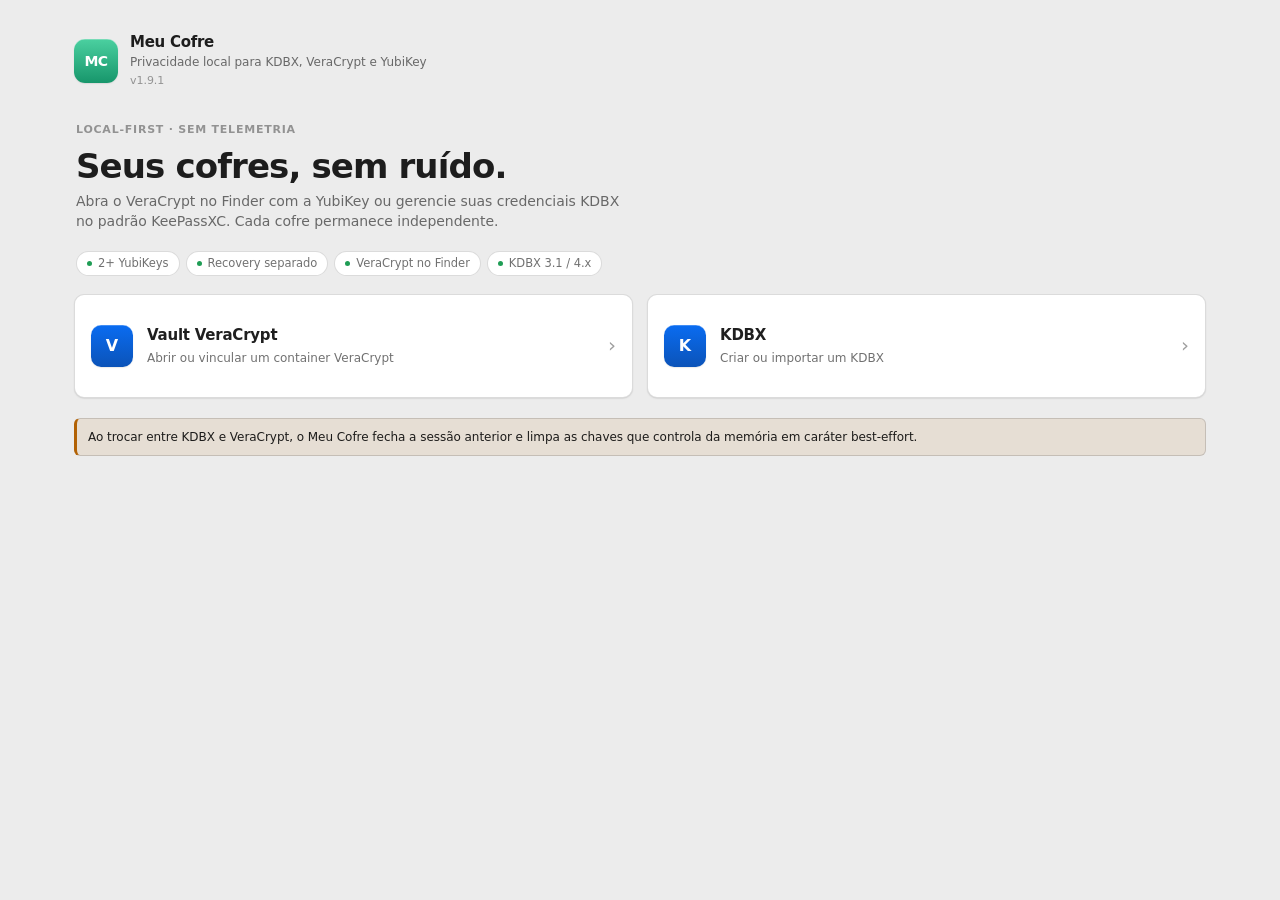
<file: index.html>
<!doctype html>
<html lang="pt-BR">
<head>
  <meta charset="utf-8">
  <meta name="viewport" content="width=device-width,initial-scale=1,viewport-fit=cover">
  <meta name="color-scheme" content="light dark">
  <meta name="theme-color" content="#f4f4f6" media="(prefers-color-scheme: light)">
  <meta name="theme-color" content="#1e1e1e" media="(prefers-color-scheme: dark)">
  <meta name="referrer" content="no-referrer">
  <meta name="robots" content="noindex,nofollow,noarchive">
  <meta name="mobile-web-app-capable" content="yes">
  <meta name="apple-mobile-web-app-capable" content="yes">
  <meta name="apple-mobile-web-app-status-bar-style" content="default">
  <meta name="apple-mobile-web-app-title" content="Meu Cofre">
  <meta name="format-detection" content="telephone=no,date=no,address=no,email=no">
  <meta http-equiv="Content-Security-Policy" content="default-src 'self'; script-src 'self' 'wasm-unsafe-eval'; style-src 'self'; img-src 'self' data:; connect-src 'self'; font-src 'self'; object-src 'none'; base-uri 'none'; form-action 'none'; worker-src 'self'; manifest-src 'self'; media-src 'none'">
  <title>Meu Cofre</title>
  <link rel="manifest" href="./manifest.webmanifest?v=1.9.1">
  <link rel="icon" href="./icon-192.png?v=1.9.1" sizes="192x192">
  <link rel="apple-touch-icon" href="./apple-touch-icon.png?v=1.9.1">
  <link rel="stylesheet" href="./styles.css?v=1.9.1">
  <script src="./appearance.js?v=1.9.1"></script>
</head>
<body>
  <main class="shell" id="public-shell">
    <div class="brand" id="public-brand">
      <div class="brand-mark" aria-hidden="true">MC</div>
      <div class="brand-copy"><h1>Meu Cofre</h1><p>Privacidade local para KDBX, VeraCrypt e YubiKey</p><small id="public-version" class="hint">v1.9.1</small></div>
    </div>

    <section id="screen-home" class="home-screen" hidden>
      <div class="home-copy">
        <div class="eyebrow">Local-first · sem telemetria</div>
        <h2 class="screen-title">Seus cofres, sem ruído.</h2>
        <p class="screen-subtitle">Abra o VeraCrypt no Finder com a YubiKey ou gerencie suas credenciais KDBX no padrão KeePassXC. Cada cofre permanece independente.</p>
        <div class="trust-strip" aria-label="Recursos de segurança"><span>2+ YubiKeys</span><span>Recovery separado</span><span>VeraCrypt no Finder</span><span>KDBX 3.1 / 4.x</span></div>
      </div>
      <div class="launcher-grid">
        <button type="button" class="launcher-card" id="home-open-veracrypt">
          <span class="launcher-icon" aria-hidden="true">V</span>
          <span class="launcher-main"><strong>Vault VeraCrypt</strong><small id="home-vc-status">Abrir ou vincular um container VeraCrypt</small></span>
          <span class="launcher-chevron" aria-hidden="true">›</span>
        </button>
        <button type="button" class="launcher-card" id="home-open-kdbx">
          <span class="launcher-icon" aria-hidden="true">K</span>
          <span class="launcher-main"><strong>KDBX</strong><small id="home-kdbx-status">Gerenciador de senhas KeePass compatível</small></span>
          <span class="launcher-chevron" aria-hidden="true">›</span>
        </button>
      </div>
      <div class="security-note home-note">Ao trocar entre KDBX e VeraCrypt, o Meu Cofre fecha a sessão anterior e limpa as chaves que controla da memória em caráter best-effort.</div>
    </section>

    <section id="screen-setup" hidden>
      <button type="button" class="btn ghost small public-back" id="setup-home-btn">‹ Início</button>
      <div class="card stack">
        <div><h2 class="screen-title">Criar cofre KDBX</h2><p class="screen-subtitle">Escolha como o banco será protegido. O arquivo KDBX é o backup canônico.</p></div>
        <label>Nome do cofre<input id="setup-name" value="Meu Cofre" autocomplete="off" maxlength="80"></label>
        <label>Proteção
          <select id="setup-mode">
            <option value="password">Senha mestra</option>
            <option value="yubikey">YubiKey como única forma normal de acesso</option>
            <option value="password-yubikey">Senha + YubiKey (dois fatores)</option>
          </select>
        </label>
        <label>Derivação de chave (KDF)
          <select id="setup-kdf">
            <option value="argon2id">Argon2id — padrão do KeePassXC (recomendado)</option>
            <option value="argon2d">Argon2d — padrão do KeePass 2.x</option>
            <option value="aes">AES-KDF — máxima compatibilidade com KeePass antigo</option>
          </select>
          <span class="hint">Argon2 exige KDBX 4. Aplicativos KeePass/KeePassXC atuais abrem os três.</span>
        </label>
        <div id="setup-password-fields" class="stack">
          <label>Senha mestra<input id="setup-password" type="password" autocomplete="new-password" autocapitalize="none" spellcheck="false"></label>
          <label>Repetir senha mestra<input id="setup-password2" type="password" autocomplete="new-password" autocapitalize="none" spellcheck="false"></label>
          <div class="hint">Prefira uma frase longa, exclusiva e memorizável. O KDBX preserva exatamente os caracteres digitados.</div>
        </div>
        <div id="setup-yubikey-note" class="security-note" hidden>O aparelho pedirá a YubiKey durante a criação. Depois, exporte imediatamente a chave de recuperação de 32 bytes e mantenha-a separada.</div>
        <button class="btn" id="setup-create">Criar KDBX 4.1</button>
        <button class="btn secondary" id="setup-import-kdbx">Importar .kdbx existente</button>
        <input type="file" id="setup-import-kdbx-file" hidden>
        <button class="btn ghost" id="setup-import-legacy">Restaurar backup antigo .mcvault</button>
        <input type="file" id="setup-import-legacy-file" hidden>
        <p class="security-note">Esta versão foi revisada e testada internamente, mas não passou por auditoria criptográfica externa. Faça backup e valide seu fluxo de recuperação antes de depender dela como único cofre.</p>
      </div>
    </section>

    <section id="screen-unlock" hidden>
      <button type="button" class="btn ghost small public-back" id="unlock-home-btn">‹ Início</button>
      <div class="card stack">
        <div><h2 class="screen-title">Desbloquear</h2><p class="screen-subtitle" id="unlock-subtitle">O KDBX é autenticado antes de ser descriptografado.</p></div>
        <div id="unlock-policy-note" class="security-note"></div>
        <div id="unlock-password-area" class="stack" hidden>
          <label>Senha mestra<input id="unlock-password" type="password" autocomplete="current-password" autocapitalize="none" spellcheck="false"></label>
          <button class="btn" id="unlock-password-btn">Desbloquear com senha</button>
        </div>
        <div id="unlock-prf-buttons" class="stack"></div>
        <div id="unlock-twofactor-area" class="stack" hidden>
          <label>Senha mestra<input id="unlock-2fa-password" type="password" autocomplete="current-password" autocapitalize="none" spellcheck="false"></label>
          <div id="unlock-twofactor-buttons" class="stack"></div>
        </div>
        <details id="unlock-recovery" class="recovery-details" hidden>
          <summary>Arquivo de chave (key file) ou chave de recuperação</summary>
          <div class="stack recovery-body">
            <label id="recovery-password-label" hidden>Senha mestra<input id="unlock-recovery-password" type="password" autocomplete="current-password" autocapitalize="none" spellcheck="false"></label>
            <button class="btn secondary" id="choose-recovery-key">Escolher arquivo de chave</button>
            <input type="file" id="unlock-recovery-key-file" hidden>
            <p class="hint">Aceita o key file do KeePassXC/KeePass (XML v1 e v2, 32 bytes crus, 64 caracteres hexadecimais ou SHA-256 de qualquer arquivo) e também a chave de recuperação de 32 bytes gerada pelo Meu Cofre.</p>
          </div>
        </details>
        <button class="btn ghost" id="unlock-import-kdbx">Substituir por outro .kdbx</button>
        <input type="file" id="unlock-import-kdbx-file" hidden>
        <div id="unlock-error" class="error" role="alert"></div>
      </div>
    </section>
  </main>

  <section id="screen-app" hidden>
    <header class="topbar">
      <button class="btn ghost small" id="app-home-btn" title="Voltar ao início">‹ Início</button>
      <div class="title"><h2 id="app-vault-name">Meu Cofre</h2><small id="app-count">0 itens</small></div>
      <div class="toolbar-tools">
        <button class="btn secondary small" id="toolbar-add-entry" title="Novo item">Novo item</button>
        <button class="btn secondary small" id="lock-btn" title="Bloquear o cofre">Bloquear</button>
      </div>
    </header>
    <div class="win-body">
      <nav class="bottom-nav" aria-label="Navegação">
        <button class="nav-btn active" data-nav="vault"><span aria-hidden="true">⌂</span>Cofre</button>
        <button class="nav-btn" data-nav="generator"><span aria-hidden="true">✦</span>Gerador</button>
        <button class="nav-btn" id="open-veracrypt-from-app"><span aria-hidden="true">◇</span>Volumes</button>
        <button class="nav-btn" data-nav="security"><span aria-hidden="true">⌾</span>Segurança</button>
        <button class="nav-btn" data-nav="settings"><span aria-hidden="true">⚙</span>Ajustes</button>
      </nav>
      <div class="app-scroll" id="app-scroll">
        <section class="view active" data-view="vault">
          <div class="vault-layout">
            <aside class="group-panel" aria-label="Pastas do KDBX">
              <div class="group-panel-head"><div><strong>Pastas</strong><small id="group-context">Estrutura KeePassXC</small></div><button class="icon-btn subtle" id="add-group" type="button" aria-label="Nova pasta" title="Nova pasta">+</button></div>
              <button class="group-all active" id="group-all" type="button"><span>Todos os itens</span><small id="group-all-count">0</small></button>
              <div id="group-tree" class="group-tree"></div>
            </aside>
            <div class="entry-pane">
              <div class="entry-toolbar"><input class="search" id="search" type="search" placeholder="Buscar na pasta atual" autocomplete="off" autocapitalize="none"><button class="btn ghost small" id="edit-current-group" type="button" hidden>Editar pasta</button></div>
              <div id="entry-list" class="entry-list"></div><button class="fab" id="add-entry" aria-label="Adicionar item">+</button>
            </div>
          </div>
        </section>
        <section class="view" data-view="generator">
          <div class="section"><h3>Gerador de senha</h3><div class="card stack"><div id="generated-password" class="generated" aria-live="polite"></div><div class="grid-2"><label>Comprimento<input id="gen-length" type="number" min="8" max="128" value="24"></label><div class="checkbox-row"><label><input id="gen-lower" type="checkbox" checked> a-z</label><label><input id="gen-upper" type="checkbox" checked> A-Z</label><label><input id="gen-digits" type="checkbox" checked> 0-9</label><label><input id="gen-symbols" type="checkbox" checked> símbolos</label></div></div><div class="actions"><button class="btn" id="generate-btn">Gerar</button><button class="btn secondary" id="copy-generated">Copiar</button></div></div></div>
        </section>
        <section class="view" data-view="security">
          <div class="section" id="legacy-migration-section" hidden><h3>Migração obrigatória</h3><div class="card stack"><div class="security-note">Seu cofre ainda está no formato antigo .mcvault. Faça a migração para KDBX 4.1 antes de considerar esta versão concluída.</div><label>Nova proteção KDBX<select id="migration-mode"><option value="password">Senha mestra</option><option value="yubikey">YubiKey</option><option value="password-yubikey">Senha + YubiKey</option></select></label><div id="migration-password-fields" class="stack"><label>Senha mestra KDBX<input id="migration-password" type="password" autocomplete="new-password" autocapitalize="none" spellcheck="false"></label><label>Repetir senha<input id="migration-password2" type="password" autocomplete="new-password" autocapitalize="none" spellcheck="false"></label></div><label id="migration-key-label" hidden>YubiKey existente<select id="migration-yubikey"></select></label><button class="btn" id="migrate-kdbx">Fazer backup antigo e migrar para KDBX</button></div></div>
          <div class="section"><h3>Proteção KDBX</h3><div class="card" id="kdbx-summary"></div></div>
          <div class="section"><h3>YubiKeys e chaves de acesso</h3><div class="card" id="auth-slots"></div><div class="card stack card-gap"><button class="btn" id="add-yubikey">Adicionar YubiKey / chave FIDO2</button><button class="btn secondary" id="add-passkey">Adicionar este aparelho / chave de acesso</button><p class="hint">Cadastre uma segunda YubiKey como reserva. O PRF da credencial só libera o componente criptográfico associado ao KDBX.</p></div></div>
          <div class="section" id="recovery-key-section" hidden><h3>Chave de recuperação</h3><div class="card stack"><button class="btn secondary" id="export-recovery-key">Exportar chave de recuperação de 32 bytes</button><div id="recovery-key-status" class="security-note">Guarde esta chave fora do aparelho. Ela não contém suas senhas, mas pode substituir a YubiKey conforme o modo escolhido.</div></div></div>
          <div class="section" id="change-password-section" hidden><h3>Alterar senha mestra</h3><div class="card stack"><label>Nova senha<input id="new-master" type="password" autocomplete="new-password" autocapitalize="none" spellcheck="false"></label><label>Repetir nova senha<input id="new-master2" type="password" autocomplete="new-password" autocapitalize="none" spellcheck="false"></label><button class="btn secondary" id="change-master">Trocar senha e recriptografar KDBX</button></div></div>
          <div class="section"><h3>Backup e interoperabilidade</h3><div class="card stack"><button class="btn secondary" id="export-kdbx">Exportar MeuCofre.kdbx</button><button class="btn ghost" id="restore-kdbx">Restaurar/substituir KDBX</button><input type="file" id="restore-kdbx-file" hidden><div id="backup-status" class="hint"></div><p class="hint">O .kdbx é o backup canônico e pode ser aberto por aplicativos KeePass compatíveis quando você possuir os componentes corretos da chave mestra.</p></div></div>
          <div class="section"><h3>Diagnóstico de segurança</h3><div class="card" id="security-diagnostics"></div></div>
          <div class="section"><h3>Compatibilidade de formatos</h3><div class="card" id="format-support"></div></div>
        </section>
        <section class="view" data-view="settings">
          <div class="section"><h3>Aparência</h3><div class="card stack"><label>Tema<select id="setting-appearance"><option value="system">Seguir o sistema (macOS/iOS)</option><option value="light">Claro</option><option value="dark">Escuro</option></select></label><div class="hint">“Seguir o sistema” acompanha o modo claro/escuro do macOS e do iOS, inclusive a troca automática ao anoitecer.</div></div></div>
          <div class="section"><h3>Bloqueio automático</h3><div class="card stack"><label>Por inatividade (minutos)<input id="setting-idle" type="number" min="1" max="120"></label><label>Ao deixar o app em segundo plano (segundos)<input id="setting-background" type="number" min="0" max="300"></label><label>Limpar área de transferência após (segundos)<input id="setting-clipboard" type="number" min="0" max="300"></label><button class="btn secondary" id="save-settings">Salvar configurações</button></div></div>
          <div class="section"><h3>Armazenamento</h3><div class="card stack"><button class="btn secondary" id="request-persistent">Solicitar armazenamento persistente</button><div id="persistent-status" class="hint"></div></div></div>
          <div class="section"><h3>Sobre</h3><div class="card stack"><div class="row"><div class="row-main"><div class="row-title">Meu Cofre</div><div class="row-sub">1.9.1 · interface macOS/iOS nativa + grupos KeePassXC + campos e anexos preservados + VeraCrypt multi-cifra</div></div></div><div class="security-note">Sem telemetria, sem CDN e sem servidor de senhas. A hospedagem entrega apenas o código. Um comprometimento da origem web ainda é um risco estrutural de qualquer PWA; proteja sua conta GitHub e o repositório com autenticação forte.</div></div></div>
        </section>
      </div>
    </div>
  </section>

  <section id="screen-veracrypt" class="standalone-screen" hidden>
    <header class="standalone-topbar">
      <button type="button" class="btn ghost small" id="vc-home-btn">‹ Início</button>
      <div class="standalone-title"><h2>Vault VeraCrypt</h2><small>Vaults vinculados · FIDO2 · recovery · headers · ferramentas macOS</small></div>
    </header>
    <div class="standalone-scroll" id="vc-standalone-scroll">
        <div class="section"><h3>Meus vaults VeraCrypt</h3>
          <div class="card stack">
            <div class="linked-toolbar"><div><strong id="vc-linked-count">0 vaults vinculados</strong><div class="hint">Use o mesmo container criado no VeraCrypt oficial do Mac. As credenciais ficam cifradas e podem ser liberadas por qualquer YubiKey cadastrada ou pela senha de recuperação.</div></div></div>
            <div class="actions"><button class="btn" id="vc-linked-new">Vincular vault existente</button><button class="btn secondary" id="vc-linked-import">Importar .vcprofile</button></div>
            <input type="file" id="vc-linked-import-file" hidden>
            <input type="file" id="vc-linked-container-file" hidden>
            <div id="vc-linked-list" class="linked-profile-list"></div>
          </div>
        </div>
        <div class="section" id="vc-link-wizard" hidden><h3>Vincular vault existente</h3>
          <div class="card stack">
            <div class="security-note">O Meu Cofre primeiro testa as credenciais no próprio container. Só depois cadastra a YubiKey e grava um perfil cifrado. O container não é modificado.</div>
            <label>Nome do vault<input id="vc-link-name" maxlength="100" autocomplete="off" placeholder="Ex.: Documentos"></label>
            <button class="btn secondary" id="vc-link-choose-file">Selecionar container VeraCrypt</button>
            <input type="file" id="vc-link-file" hidden>
            <div id="vc-link-file-info" class="hint">Nenhum container selecionado.</div>
            <label>Senha atual do VeraCrypt<input id="vc-link-password" type="password" autocomplete="off" autocapitalize="none" spellcheck="false"><span class="hint">Pode ficar vazia se o volume usa somente keyfile.</span></label>
            <div class="grid-2">
              <label>PIM<input id="vc-link-pim" type="number" min="0" max="20000" value="0" inputmode="numeric"></label>
              <label>Hash do KDF<select id="vc-link-kdf"><option value="auto">Detectar (SHA-512 / SHA-256)</option><option value="SHA-512">SHA-512</option><option value="SHA-256">SHA-256</option><option value="Whirlpool">Whirlpool (lento)</option><option value="BLAKE2s-256">BLAKE2s-256 (lento)</option><option value="todos">Tentar todos (bem lento)</option></select></label>
            </div>
            <div class="grid-2">
              <label>Tipo de volume<select id="vc-link-volume-type"><option value="normal">Volume normal</option><option value="hidden">Volume oculto</option></select></label>
              <label>Cifrador<select id="vc-link-cipher"><option value="auto">Detectar automaticamente</option></select></label>
            </div>
            <button class="btn ghost" id="vc-link-choose-keyfiles">Adicionar keyfile(s) atuais</button>
            <input type="file" id="vc-link-keyfiles" multiple hidden>
            <div id="vc-link-keyfile-info" class="hint">Sem keyfiles.</div>
            <div class="security-note">Se o volume atual usa o objeto PIV 5FC103, selecione aqui a cópia canônica de 64 bytes do keyfile. O arquivo será processado e guardado somente dentro do pacote cifrado do perfil.</div>
            <label>Senha de recuperação do perfil<input id="vc-link-recovery" type="password" autocomplete="new-password" autocapitalize="none" spellcheck="false"></label>
            <label>Repetir senha de recuperação<input id="vc-link-recovery2" type="password" autocomplete="new-password" autocapitalize="none" spellcheck="false"></label>
            <div class="actions"><button class="btn" id="vc-link-create">Testar e cadastrar YubiKey 1</button><button class="btn ghost" id="vc-link-cancel">Cancelar</button></div>
          </div>
        </div>
        <div class="section"><h3>Gerar novo keyfile FIDO2</h3>
          <div class="card stack">
            <div class="security-note">Modo opcional para criar um keyfile novo de 64 bytes. Para um vault que já existe no Mac, prefira “Vincular vault existente” acima; assim você não altera o container nem suas credenciais atuais.</div>
            <div id="vc-fido-empty" class="stack">
              <p class="hint">Crie a configuração usando a primeira YubiKey e uma senha independente para o cofre de recuperação. Depois cadastre a segunda YubiKey.</p>
              <label>Senha do cofre de recuperação<input id="vc-fido-new-recovery" type="password" autocomplete="new-password" autocapitalize="none" spellcheck="false"></label>
              <label>Repetir senha de recuperação<input id="vc-fido-new-recovery2" type="password" autocomplete="new-password" autocapitalize="none" spellcheck="false"></label>
              <button class="btn" id="vc-fido-create">Criar chave VeraCrypt e cadastrar YubiKey 1</button>
            </div>
            <div id="vc-fido-configured" class="stack" hidden>
              <div id="vc-fido-summary" class="hint"></div>
              <label>YubiKey para usar<select id="vc-fido-slot"></select></label>
              <div class="actions"><button class="btn" id="vc-fido-open">Abrir container com YubiKey</button><button class="btn secondary" id="vc-fido-add-key">Adicionar outra YubiKey</button></div>
              <button class="btn secondary" id="vc-fido-export-recovery">Exportar cofre de recuperação por senha</button>
              <button class="btn danger" id="vc-fido-export-keyfile">Exportar keyfile bruto de 64 bytes</button>
              <p class="hint">O keyfile bruto serve para configurar o volume no VeraCrypt oficial. Ele substitui a YubiKey enquanto existir; mantenha-o somente pelo tempo necessário e use uma cópia do volume no primeiro teste.</p>
              <button class="btn ghost" id="vc-fido-reset">Remover configuração FIDO2 deste aparelho</button>
            </div>
            <details class="recovery-details"><summary>Recuperação por senha</summary><div class="recovery-body stack">
              <label>Senha do cofre de recuperação<input id="vc-fido-recovery-password" type="password" autocomplete="current-password" autocapitalize="none" spellcheck="false"></label>
              <button class="btn secondary" id="vc-fido-open-recovery">Abrir container usando backup por senha</button>
              <button class="btn ghost" id="vc-fido-import-recovery">Importar arquivo .vcrecovery</button>
              <input type="file" id="vc-fido-recovery-file" hidden>
              <div id="vc-fido-import-status" class="hint"></div>
              <button class="btn secondary" id="vc-fido-restore-profile" hidden>Restaurar FIDO2 a partir deste backup</button>
            </div></details>
          </div>
        </div>
        <div class="section"><h3>VeraCrypt — senha/keyfiles tradicionais</h3>
          <div class="card stack">
            <div class="security-note">Leitor local de containers VeraCrypt. A senha e os keyfiles são usados somente em memória e não são gravados no Meu Cofre.</div>
            <button class="btn secondary" id="vc-choose-file">Selecionar container</button>
            <input type="file" id="vc-file" hidden>
            <div id="vc-file-info" class="hint">Nenhum container selecionado.</div>
            <label>Senha do volume<input id="vc-password" type="password" autocomplete="off" autocapitalize="none" spellcheck="false"></label>
            <div class="grid-2">
              <label>PIM<input id="vc-pim" type="number" min="0" max="20000" value="0" inputmode="numeric"></label>
              <label>Hash do KDF
                <select id="vc-kdf"><option value="auto">Detectar (SHA-512 / SHA-256)</option><option value="SHA-512">SHA-512</option><option value="SHA-256">SHA-256</option><option value="Whirlpool">Whirlpool (lento)</option><option value="BLAKE2s-256">BLAKE2s-256 (lento)</option><option value="todos">Tentar todos (bem lento)</option></select>
              </label>
            </div>
            <div class="grid-2">
              <label>Tipo de volume<select id="vc-volume-type"><option value="normal">Volume normal</option><option value="hidden">Volume oculto</option></select></label>
              <label>Cifrador<select id="vc-cipher"><option value="auto">Detectar automaticamente</option></select></label>
            </div>
            <button class="btn ghost" id="vc-choose-keyfiles">Adicionar keyfile(s)</button>
            <input type="file" id="vc-keyfiles" multiple hidden>
            <div id="vc-keyfile-info" class="hint">Sem keyfiles.</div><p class="hint">Se seu volume usa o keyfile da YubiKey PIV 5FC103, você pode selecionar aqui a cópia de backup de 64 bytes do Cardholder. O iPhone não acessa o PIV diretamente nesta PWA.</p>
            <button class="btn" id="vc-open">Abrir container</button>
            <div id="vc-status" class="hint" role="status"></div>
          </div>
        </div>
        <div id="vc-open-area" hidden>
          <div class="section"><h3>Volume aberto</h3><div class="card stack"><div id="vc-metadata" class="status-grid"></div><button class="btn danger" id="vc-close">Fechar e apagar chaves da memória</button></div></div>
          <div class="section" id="vc-browser-section"><h3>Arquivos</h3><div class="card stack"><div class="vc-browser-head"><button class="btn ghost small" id="vc-back" hidden>Voltar</button><div id="vc-path" class="vc-path">Raiz</div></div><div id="vc-files" class="vc-files"></div><p class="hint">Navegação local em modo leitura. Para escrita completa e para APFS/HFS+ do macOS, use o helper oficial abaixo.</p></div></div>
        </div>
        <div class="section"><h3>Ferramentas de cabeçalho e credenciais</h3>
          <div class="card stack">
            <div class="security-note">Estas operações nunca alteram o arquivo original no navegador. O Meu Cofre gera uma nova cópia do container. Teste a nova cópia antes de excluir qualquer arquivo anterior.</div>
            <details class="recovery-details"><summary>Alterar senha, PIM, KDF ou keyfiles</summary><div class="recovery-body stack">
              <p class="hint">Use como credenciais atuais os campos da seção “senha/keyfiles tradicionais” acima. O cabeçalho primário e o backup embutido serão recriptografados; os dados do volume não são recriptografados.</p>
              <label>Nova senha<input id="vc-new-password" type="password" autocomplete="new-password" autocapitalize="none" spellcheck="false"><span class="hint">Pode ficar vazia se o novo acesso for somente por keyfile.</span></label>
              <label>Repetir nova senha<input id="vc-new-password2" type="password" autocomplete="new-password" autocapitalize="none" spellcheck="false"></label>
              <div class="grid-2">
                <label>Novo PIM<input id="vc-new-pim" type="number" min="0" max="20000" value="0" inputmode="numeric"></label>
                <label>Novo hash do KDF<select id="vc-new-kdf"><option value="same">Manter o hash atual</option><option value="SHA-512">SHA-512</option><option value="SHA-256">SHA-256</option><option value="Whirlpool">Whirlpool</option><option value="BLAKE2s-256">BLAKE2s-256</option></select></label>
              </div>
              <label>Keyfiles novos<select id="vc-new-keyfile-mode"><option value="keep">Manter os keyfiles atuais</option><option value="none">Remover todos os keyfiles</option><option value="replace">Substituir pelos arquivos abaixo</option></select></label>
              <button class="btn ghost" id="vc-new-choose-keyfiles">Selecionar novos keyfile(s)</button>
              <input type="file" id="vc-new-keyfiles" multiple hidden>
              <div id="vc-new-keyfile-info" class="hint">Nenhum novo keyfile selecionado.</div>
              <button class="btn" id="vc-change-credentials">Gerar cópia com novas credenciais</button>
            </div></details>
            <div class="actions"><button class="btn secondary" id="vc-header-backup">Exportar backup de headers</button><button class="btn secondary" id="vc-header-restore">Restaurar backup em uma cópia</button></div>
            <input type="file" id="vc-header-restore-file" hidden>
            <button class="btn ghost" id="vc-repair-header">Reparar cabeçalho primário usando o backup embutido</button>
            <div id="vc-advanced-status" class="hint"></div>
          </div>
        </div>
        <div class="section"><h3>Gerador de keyfile</h3>
          <div class="card stack">
            <div class="grid-2"><label>Tamanho<select id="vc-keygen-size"><option value="64">64 bytes</option><option value="128">128 bytes</option><option value="256">256 bytes</option><option value="512">512 bytes</option><option value="1024">1024 bytes</option></select></label><div class="hint">Conteúdo gerado por <code>crypto.getRandomValues</code>. O arquivo é o segredo; o SHA-256 serve apenas para conferir cópias.</div></div>
            <button class="btn secondary" id="vc-keygen">Gerar e baixar keyfile</button>
            <div id="vc-keygen-status" class="hint"></div>
          </div>
        </div>
        <div class="section"><h3>Compatibilidade VeraCrypt</h3>
          <div class="card" id="vc-support"></div>
        </div>
        <div class="section"><h3>Integração macOS</h3>
          <div class="card stack">
            <div class="security-note">O vault vinculado se integra ao VeraCrypt oficial. A YubiKey libera senha/PIM/keyfiles no navegador, que são colocados em um pacote temporário cifrado para a chave pública do seu Mac. O helper local descriptografa esse pacote, cria os keyfiles somente em RAM e envia a senha ao VeraCrypt por <code>--stdin</code>; a senha não é passada na linha de comando.</div>
            <a class="btn secondary helper-link" href="./MeuCofre-VeraCrypt-macOS.command" download>Baixar / atualizar helper macOS</a>
            <button class="btn secondary" id="vc-mac-pair">Importar pareamento do Mac (.mcpair)</button>
            <input type="file" id="vc-mac-pair-file" hidden>
            <div id="vc-mac-pairing-status" class="hint">Helper ainda não pareado.</div>
            <button class="btn ghost" id="vc-mac-unpair" disabled>Remover pareamento deste navegador</button>
            <p class="hint">Na primeira execução do helper: botão direito → Abrir. Ele instala “MeuCofre VeraCrypt Helper.app” em <code>~/Applications</code>, cria uma chave RSA-4096 local e grava em Downloads apenas a chave pública <code>MeuCofre-VeraCrypt-macOS.mcpair</code>. Importe esse arquivo acima. Depois use “Montar no Finder” no cartão do vault.</p>
          </div>
        </div>
    </div>
  </section>

  <div id="entry-modal" class="modal-backdrop" hidden><div class="modal" role="dialog" aria-modal="true" aria-labelledby="entry-modal-title"><div class="modal-head"><h3 id="entry-modal-title">Novo item</h3><button class="icon-btn" id="entry-close" aria-label="Fechar">×</button></div><form id="entry-form" class="stack"><input id="entry-id" type="hidden"><label>Pasta<select id="entry-group"></select></label><label>Título<input id="entry-title" required maxlength="160" autocomplete="off"></label><label>Usuário / e-mail<input id="entry-username" maxlength="320" autocomplete="off" autocapitalize="none" spellcheck="false"></label><label>Senha<div class="password-wrap"><input id="entry-password" type="password" autocomplete="off" autocapitalize="none" spellcheck="false"><button type="button" class="btn secondary small" id="entry-show-password">Mostrar</button><button type="button" class="btn secondary small" id="entry-generate-password">Gerar</button></div></label><label>Site / URL<input id="entry-url" inputmode="url" autocomplete="off" autocapitalize="none" spellcheck="false"></label><label>Tags<input id="entry-tags" placeholder="trabalho, banco, pessoal" autocomplete="off"></label><label>Segredo TOTP (Base32)<input id="entry-totp" autocomplete="off" autocapitalize="characters" spellcheck="false"></label><div id="entry-totp-box" class="totp-box" hidden><div><div class="hint">Código atual</div><div id="entry-totp-code" class="totp-code">------</div></div><div id="entry-totp-remaining" class="pill"></div><button type="button" class="btn secondary small" id="entry-copy-totp">Copiar</button></div><label>Notas<textarea id="entry-notes" autocomplete="off" spellcheck="false"></textarea></label><div class="grid-2"><label class="checkbox-label"><input id="entry-favorite" type="checkbox"> Favorito</label><label class="checkbox-label"><input id="entry-expires" type="checkbox"> Expira em <input id="entry-expiry" type="date"></label></div><details class="recovery-details" id="entry-fields-details"><summary>Campos personalizados do KeePassXC</summary><div class="recovery-body stack"><div id="entry-fields" class="kv-list"></div><button type="button" class="btn secondary small" id="entry-add-field">Adicionar campo</button><p class="hint">Os campos extras são gravados no mesmo <code>&lt;String&gt;</code> do KDBX que o KeePassXC usa. Marque “protegido” para que o valor seja cifrado pelo stream interno, como no campo Senha.</p></div></details><details class="recovery-details" id="entry-attachments-details"><summary>Anexos</summary><div class="recovery-body stack"><div id="entry-attachments" class="attach-list"></div><button type="button" class="btn secondary small" id="entry-add-attachment">Anexar arquivo</button><input type="file" id="entry-attachment-file" multiple hidden><p class="hint">Anexos ficam dentro do KDBX (pool de binários do KDBX 4 ou <code>&lt;Binary&gt;</code> do 3.1) e continuam legíveis no KeePassXC.</p></div></details><div id="entry-meta" class="meta-foot"></div><div class="actions"><button type="submit" class="btn">Salvar</button><button type="button" class="btn danger" id="entry-delete" hidden>Excluir</button></div><div class="actions" id="entry-quick-actions" hidden><button type="button" class="btn secondary" id="entry-copy-user">Copiar usuário</button><button type="button" class="btn secondary" id="entry-copy-pass">Copiar senha</button><button type="button" class="btn secondary" id="entry-open-url">Abrir site</button></div></form></div></div>

  <div id="group-modal" class="modal-backdrop" hidden><div class="modal compact-modal" role="dialog" aria-modal="true" aria-labelledby="group-modal-title"><div class="modal-head"><h3 id="group-modal-title">Nova pasta</h3><button class="icon-btn" id="group-close" aria-label="Fechar">×</button></div><form id="group-form" class="stack"><label>Nome da pasta<input id="group-name" required maxlength="160" autocomplete="off"></label><label>Pasta superior<select id="group-parent"></select></label><div class="actions"><button type="submit" class="btn">Salvar</button><button type="button" class="btn danger" id="group-delete" hidden>Excluir pasta</button></div><p class="hint">A hierarquia é gravada no próprio KDBX. Campos avançados do grupo que o Meu Cofre não edita permanecem preservados.</p></form></div></div>

  <div id="toast" class="toast" hidden></div>
  <div id="update-banner" class="update-banner" hidden><strong>Atualização disponível</strong><div class="hint">A nova versão só será ativada quando você confirmar.</div><div class="actions"><button class="btn small" id="apply-update">Atualizar agora</button><button class="btn ghost small" id="dismiss-update">Depois</button></div></div>
  <script type="module" src="./app.js?v=1.9.1"></script>
</body>
</html>
</file>
<file: styles.css>
/* =========================================================================
   Meu Cofre 1.9.1 — design system no estilo macOS (AppKit / SF)
   • Aparência clara e escura seguindo o sistema (ou forçada em Ajustes).
   • macOS: janela com toolbar unificada, source list translúcida, 3 colunas.
   • iOS/iPadOS: títulos grandes, listas agrupadas, tab bar e sheets nativos.
   ========================================================================= */

:root {
  color-scheme: light dark;

  /* Tipografia SF */
  --font-ui: -apple-system, BlinkMacSystemFont, "SF Pro Text", "SF Pro Display",
             "Helvetica Neue", "Segoe UI", system-ui, sans-serif;
  --font-mono: ui-monospace, "SF Mono", SFMono-Regular, Menlo, monospace;

  /* Métricas AppKit */
  --r-control: 6px;      /* botões, campos                  */
  --r-card: 10px;        /* caixas de conteúdo              */
  --r-window: 12px;      /* janela / sheet                  */
  --r-pill: 999px;
  --h-control: 28px;
  --h-touch: 44px;
  --toolbar-h: 52px;
  --sidebar-w: 216px;
  --groups-w: 232px;
  --hairline: 1px;

  /* Aparência clara (padrão do macOS) */
  --accent: #0a6cf1;
  --accent-hover: #0a5fd4;
  --accent-press: #0b53b8;
  --accent-fg: #ffffff;
  --accent-tint: rgba(10, 108, 241, .12);
  --accent-ring: rgba(10, 108, 241, .30);

  --window-bg: #ffffff;
  --under-page: #ececec;
  --sidebar-bg: rgba(246, 246, 248, .78);
  --sidebar-solid: #f4f4f6;
  --toolbar-bg: rgba(250, 250, 252, .80);
  --card-bg: #ffffff;
  --card-bg-alt: #fbfbfd;
  --control-bg: #ffffff;
  --control-bg-hover: #f7f7f9;
  --field-bg: #ffffff;

  --text: rgba(0, 0, 0, .88);
  --text-2: rgba(0, 0, 0, .56);
  --text-3: rgba(0, 0, 0, .38);
  --text-inverse: #ffffff;

  --separator: rgba(0, 0, 0, .09);
  --border: rgba(0, 0, 0, .14);
  --border-strong: rgba(0, 0, 0, .22);
  --fill: rgba(0, 0, 0, .05);
  --fill-hover: rgba(0, 0, 0, .07);
  --fill-press: rgba(0, 0, 0, .11);

  --green: #1f9d55;
  --green-tint: rgba(31, 157, 85, .12);
  --red: #d7373f;
  --red-tint: rgba(215, 55, 63, .10);
  --orange: #b26205;
  --orange-tint: rgba(178, 98, 5, .10);

  --shadow-1: 0 .5px 1px rgba(0, 0, 0, .07), 0 1px 2px rgba(0, 0, 0, .05);
  --shadow-2: 0 1px 2px rgba(0, 0, 0, .06), 0 8px 24px rgba(0, 0, 0, .09);
  --shadow-window: 0 12px 48px rgba(0, 0, 0, .18), 0 0 0 .5px rgba(0, 0, 0, .10);
  --shadow-sheet: 0 24px 70px rgba(0, 0, 0, .30);
  --inset-control: inset 0 1px 0 rgba(255, 255, 255, .55);
}

@media (prefers-color-scheme: dark) {
  :root:not([data-appearance="light"]) {
    --accent: #0a84ff;
    --accent-hover: #2b95ff;
    --accent-press: #0069d9;
    --accent-fg: #ffffff;
    --accent-tint: rgba(10, 132, 255, .20);
    --accent-ring: rgba(10, 132, 255, .40);

    --window-bg: #1e1e1e;
    --under-page: #111112;
    --sidebar-bg: rgba(38, 38, 40, .70);
    --sidebar-solid: #262628;
    --toolbar-bg: rgba(42, 42, 44, .78);
    --card-bg: #262628;
    --card-bg-alt: #2b2b2e;
    --control-bg: rgba(255, 255, 255, .10);
    --control-bg-hover: rgba(255, 255, 255, .15);
    --field-bg: rgba(0, 0, 0, .28);

    --text: rgba(255, 255, 255, .92);
    --text-2: rgba(255, 255, 255, .58);
    --text-3: rgba(255, 255, 255, .38);

    --separator: rgba(255, 255, 255, .11);
    --border: rgba(255, 255, 255, .16);
    --border-strong: rgba(255, 255, 255, .26);
    --fill: rgba(255, 255, 255, .07);
    --fill-hover: rgba(255, 255, 255, .11);
    --fill-press: rgba(255, 255, 255, .16);

    --green: #30d158;
    --green-tint: rgba(48, 209, 88, .16);
    --red: #ff453a;
    --red-tint: rgba(255, 69, 58, .16);
    --orange: #ff9f0a;
    --orange-tint: rgba(255, 159, 10, .16);

    --shadow-1: 0 .5px 1px rgba(0, 0, 0, .35);
    --shadow-2: 0 1px 2px rgba(0, 0, 0, .30), 0 10px 28px rgba(0, 0, 0, .38);
    --shadow-window: 0 16px 54px rgba(0, 0, 0, .55), 0 0 0 .5px rgba(255, 255, 255, .09);
    --shadow-sheet: 0 26px 80px rgba(0, 0, 0, .62);
    --inset-control: inset 0 1px 0 rgba(255, 255, 255, .07);
  }
}

/* Aparência forçada em Ajustes → escura */
:root[data-appearance="dark"] {
  color-scheme: dark;
  --accent: #0a84ff;
  --accent-hover: #2b95ff;
  --accent-press: #0069d9;
  --accent-tint: rgba(10, 132, 255, .20);
  --accent-ring: rgba(10, 132, 255, .40);
  --window-bg: #1e1e1e;
  --under-page: #111112;
  --sidebar-bg: rgba(38, 38, 40, .70);
  --sidebar-solid: #262628;
  --toolbar-bg: rgba(42, 42, 44, .78);
  --card-bg: #262628;
  --card-bg-alt: #2b2b2e;
  --control-bg: rgba(255, 255, 255, .10);
  --control-bg-hover: rgba(255, 255, 255, .15);
  --field-bg: rgba(0, 0, 0, .28);
  --text: rgba(255, 255, 255, .92);
  --text-2: rgba(255, 255, 255, .58);
  --text-3: rgba(255, 255, 255, .38);
  --separator: rgba(255, 255, 255, .11);
  --border: rgba(255, 255, 255, .16);
  --border-strong: rgba(255, 255, 255, .26);
  --fill: rgba(255, 255, 255, .07);
  --fill-hover: rgba(255, 255, 255, .11);
  --fill-press: rgba(255, 255, 255, .16);
  --green: #30d158;
  --green-tint: rgba(48, 209, 88, .16);
  --red: #ff453a;
  --red-tint: rgba(255, 69, 58, .16);
  --orange: #ff9f0a;
  --orange-tint: rgba(255, 159, 10, .16);
  --shadow-1: 0 .5px 1px rgba(0, 0, 0, .35);
  --shadow-2: 0 1px 2px rgba(0, 0, 0, .30), 0 10px 28px rgba(0, 0, 0, .38);
  --shadow-window: 0 16px 54px rgba(0, 0, 0, .55), 0 0 0 .5px rgba(255, 255, 255, .09);
  --shadow-sheet: 0 26px 80px rgba(0, 0, 0, .62);
  --inset-control: inset 0 1px 0 rgba(255, 255, 255, .07);
}
:root[data-appearance="light"] { color-scheme: light; }

/* ---------------------------------------------------------------- base --- */
* { box-sizing: border-box; }
html { background: var(--under-page); -webkit-text-size-adjust: 100%; }
html, body { min-height: 100%; }
body {
  margin: 0;
  font-family: var(--font-ui);
  font-size: 13px;
  line-height: 1.45;
  letter-spacing: -.003em;
  color: var(--text);
  background: var(--under-page);
  -webkit-font-smoothing: antialiased;
  text-rendering: optimizeLegibility;
}
button, input, textarea, select { font: inherit; color: inherit; }
button { -webkit-tap-highlight-color: transparent; }
[hidden] { display: none !important; }
:focus-visible { outline: none; }
h1, h2, h3, h4 { margin: 0; font-weight: 590; letter-spacing: -.018em; }
p { margin: 0; }
code {
  font: 500 .92em var(--font-mono);
  background: var(--fill); border-radius: 4px; padding: 1px 5px;
}
::selection { background: var(--accent-tint); }

/* ------------------------------------------------------- shell público --- */
.shell {
  max-width: 1180px;
  margin: 0 auto;
  padding: max(24px, env(safe-area-inset-top)) 24px calc(40px + env(safe-area-inset-bottom));
}
.brand { display: flex; align-items: center; gap: 12px; margin: 8px 0 26px; }
.brand-mark {
  width: 44px; height: 44px; flex: 0 0 auto;
  border-radius: 11px;
  display: grid; place-items: center;
  font-size: 14px; font-weight: 800; letter-spacing: -.05em;
  color: #fff;
  background: linear-gradient(180deg, #4bd0a0, #17966b);
  box-shadow: var(--shadow-1), inset 0 .5px 0 rgba(255, 255, 255, .5);
}
.brand-copy { min-width: 0; }
.brand h1 { font-size: 15px; font-weight: 620; }
.brand p { color: var(--text-2); font-size: 12px; }
.brand .hint { font-size: 11px; color: var(--text-3); }

.eyebrow {
  color: var(--text-3); font-size: 11px; font-weight: 620;
  letter-spacing: .07em; text-transform: uppercase; margin-bottom: 10px;
}
.screen-title { font-size: clamp(26px, 3.4vw, 34px); line-height: 1.08; font-weight: 680; letter-spacing: -.026em; margin: 0 0 6px; }
.screen-subtitle { color: var(--text-2); font-size: 14px; max-width: 62ch; margin: 0 0 20px; }

/* ------------------------------------------------------------- cartões --- */
.card {
  background: var(--card-bg);
  border: var(--hairline) solid var(--border);
  border-radius: var(--r-card);
  padding: 16px;
  box-shadow: var(--shadow-1);
}
.stack { display: grid; gap: 12px; }
.grid-2 { display: grid; grid-template-columns: repeat(2, minmax(0, 1fr)); gap: 12px; }
.section { margin: 0 0 22px; }
.section h3 {
  font-size: 11px; font-weight: 620; letter-spacing: .06em; text-transform: uppercase;
  color: var(--text-3); margin: 0 0 8px; padding-left: 2px;
}
.card-gap { margin-top: 10px; }

/* --------------------------------------------------------- formulários --- */
label { display: grid; gap: 5px; color: var(--text-2); font-size: 12px; }
input, textarea, select {
  width: 100%;
  min-height: var(--h-control);
  background: var(--field-bg);
  color: var(--text);
  border: var(--hairline) solid var(--border-strong);
  border-radius: var(--r-control);
  padding: 5px 9px;
  outline: none;
  box-shadow: inset 0 1px 1px rgba(0, 0, 0, .04);
  transition: border-color .12s ease, box-shadow .12s ease, background .12s ease;
  appearance: none;
}
select {
  padding-right: 26px;
  background-image: url("data:image/svg+xml,%3Csvg xmlns='http://www.w3.org/2000/svg' viewBox='0 0 12 12'%3E%3Cpath d='M2.6 4.4 6 7.8l3.4-3.4' fill='none' stroke='%23888' stroke-width='1.5' stroke-linecap='round' stroke-linejoin='round'/%3E%3C/svg%3E");
  background-repeat: no-repeat;
  background-position: right 7px center;
  background-size: 12px 12px;
}
textarea { min-height: 96px; resize: vertical; line-height: 1.5; }
input::placeholder, textarea::placeholder { color: var(--text-3); }
input:hover, textarea:hover, select:hover { border-color: var(--border-strong); background: var(--control-bg-hover); }
input:focus, textarea:focus, select:focus {
  border-color: var(--accent);
  box-shadow: 0 0 0 3.5px var(--accent-ring);
  background: var(--field-bg);
}
input[type="checkbox"] { width: auto; min-height: 0; }
.checkbox-row { display: flex; gap: 16px; flex-wrap: wrap; align-items: center; }
.checkbox-row label, .checkbox-label { display: flex; align-items: center; gap: 6px; color: var(--text); font-size: 13px; }
.checkbox-label input { width: auto; }
.search { min-height: var(--h-control); }
input[type="search"] {
  padding-left: 27px;
  background-image: url("data:image/svg+xml,%3Csvg xmlns='http://www.w3.org/2000/svg' viewBox='0 0 16 16'%3E%3Cg fill='none' stroke='%23949494' stroke-width='1.6' stroke-linecap='round'%3E%3Ccircle cx='6.8' cy='6.8' r='4.4'/%3E%3Cpath d='M10.2 10.2 14 14'/%3E%3C/g%3E%3C/svg%3E");
  background-repeat: no-repeat;
  background-position: left 8px center;
  background-size: 14px 14px;
}

/* ------------------------------------------------------------- botões ---- */
.btn {
  display: inline-flex; align-items: center; justify-content: center; gap: 6px;
  min-height: var(--h-control);
  padding: 5px 13px;
  border-radius: var(--r-control);
  border: var(--hairline) solid transparent;
  font-size: 13px; font-weight: 510; letter-spacing: -.005em;
  cursor: pointer;
  color: var(--accent-fg);
  background: linear-gradient(180deg, var(--accent), var(--accent-hover));
  box-shadow: var(--shadow-1), var(--inset-control);
  transition: filter .1s ease, background .12s ease, box-shadow .12s ease, border-color .12s ease;
}
.btn:hover { filter: brightness(1.06); }
.btn:active { filter: brightness(.94); box-shadow: none; }
.btn:focus-visible { box-shadow: 0 0 0 3.5px var(--accent-ring); }
.btn:disabled { opacity: .42; cursor: default; filter: none; }
.btn.secondary {
  color: var(--text);
  background: var(--control-bg);
  border-color: var(--border-strong);
  box-shadow: var(--shadow-1);
}
.btn.secondary:hover { background: var(--control-bg-hover); filter: none; }
.btn.ghost {
  color: var(--text); background: transparent;
  border-color: transparent; box-shadow: none;
}
.btn.ghost:hover { background: var(--fill-hover); filter: none; }
.btn.danger {
  color: var(--red); background: var(--control-bg);
  border-color: var(--border-strong); box-shadow: var(--shadow-1);
}
.btn.danger:hover { background: var(--red-tint); border-color: var(--red); filter: none; }
.btn.mac-primary { color: var(--accent-fg); background: linear-gradient(180deg, var(--accent), var(--accent-hover)); }
.btn.small { min-height: 24px; padding: 3px 9px; font-size: 12px; border-radius: 5px; }
.actions { display: flex; gap: 8px; flex-wrap: wrap; }
.actions .btn { flex: 1 1 auto; }
.icon-btn {
  width: 26px; height: 26px; flex: 0 0 auto;
  display: grid; place-items: center;
  border-radius: var(--r-control);
  border: var(--hairline) solid transparent;
  background: transparent; color: var(--text-2);
  font-size: 16px; line-height: 1; cursor: pointer;
}
.icon-btn:hover { background: var(--fill-hover); color: var(--text); }
.icon-btn.subtle { color: var(--accent); font-size: 17px; }
.public-back { margin-bottom: 14px; }

/* ------------------------------------------------------------ textos ----- */
.hint { color: var(--text-2); font-size: 12px; line-height: 1.5; }
.warning { color: var(--orange); }
.error { color: var(--red); font-size: 12px; }
.success { color: var(--green); }
.security-note {
  border: var(--hairline) solid var(--border);
  border-left: 3px solid var(--orange);
  background: var(--orange-tint);
  border-radius: var(--r-control);
  padding: 9px 11px;
  color: var(--text);
  font-size: 12px; line-height: 1.5;
}
.danger-note { border-left-color: var(--red); background: var(--red-tint); }
.pill {
  display: inline-flex; align-items: center; gap: 4px;
  border-radius: var(--r-pill);
  padding: 2px 8px;
  font-size: 11px; font-weight: 550;
  border: var(--hairline) solid var(--border);
  background: var(--fill); color: var(--text-2);
  white-space: nowrap;
}
.pill.ok { color: var(--green); background: var(--green-tint); border-color: transparent; }
.pill.bad { color: var(--red); background: var(--red-tint); border-color: transparent; }
.pill.warn { color: var(--orange); background: var(--orange-tint); border-color: transparent; }
.empty {
  text-align: center; color: var(--text-3); font-size: 13px;
  padding: 34px 18px;
  border: 1px dashed var(--border);
  border-radius: var(--r-card);
}
.generated {
  font: 600 16px/1.5 var(--font-mono);
  word-break: break-all;
  background: var(--field-bg);
  border: var(--hairline) solid var(--border);
  border-radius: var(--r-control);
  padding: 12px;
  min-height: 54px;
}

/* listas de propriedades (macOS "grouped rows") */
.row {
  display: flex; gap: 12px; align-items: center; justify-content: space-between;
  padding: 9px 0;
  border-bottom: var(--hairline) solid var(--separator);
}
.row:last-child { border-bottom: 0; }
.row-main { min-width: 0; }
.row-title { font-weight: 550; font-size: 13px; }
.row-sub { color: var(--text-2); font-size: 11.5px; margin-top: 2px; line-height: 1.4; }
.status-grid { display: grid; }
#auth-slots .row { flex-wrap: wrap; }
#auth-slots .row-main { flex: 1 1 260px; }
#kdbx-summary .row, #security-diagnostics .row { flex-wrap: wrap; }

.recovery-details {
  border: var(--hairline) solid var(--border);
  border-radius: var(--r-control);
  background: var(--card-bg-alt);
  overflow: hidden;
}
.recovery-details summary {
  cursor: pointer; user-select: none;
  min-height: 34px; display: flex; align-items: center;
  padding: 6px 11px;
  color: var(--text-2); font-size: 12px; font-weight: 550;
}
.recovery-details summary::marker { color: var(--text-3); }
.recovery-details[open] summary { border-bottom: var(--hairline) solid var(--separator); color: var(--text); }
.recovery-body { padding: 12px; }

/* ---------------------------------------------------------- tela inicial -- */
.home-screen { display: grid; gap: 18px; }
.home-copy { padding: 6px 2px 0; }
.trust-strip { display: flex; flex-wrap: wrap; gap: 6px; margin-top: 16px; }
.trust-strip span {
  display: inline-flex; align-items: center; min-height: 24px;
  padding: 3px 10px; border-radius: var(--r-pill);
  border: var(--hairline) solid var(--border);
  background: var(--card-bg); color: var(--text-2);
  font-size: 11.5px; font-weight: 500;
}
.trust-strip span::before {
  content: ''; width: 5px; height: 5px; border-radius: 50%;
  background: var(--green); margin-right: 6px;
}
.launcher-grid { display: grid; grid-template-columns: repeat(2, minmax(0, 1fr)); gap: 14px; }
.launcher-card {
  width: 100%; min-height: 104px;
  border: var(--hairline) solid var(--border);
  border-radius: var(--r-card);
  background: var(--card-bg);
  color: var(--text);
  padding: 16px;
  display: grid; grid-template-columns: auto minmax(0, 1fr) auto;
  gap: 14px; align-items: center; text-align: left;
  box-shadow: var(--shadow-1);
  cursor: pointer;
  transition: background .12s ease, border-color .12s ease, box-shadow .12s ease, transform .12s ease;
}
.launcher-card:hover { background: var(--card-bg-alt); border-color: var(--border-strong); box-shadow: var(--shadow-2); }
.launcher-card:active { transform: scale(.995); }
.launcher-card:focus-visible { box-shadow: 0 0 0 3.5px var(--accent-ring); }
.launcher-icon {
  width: 42px; height: 42px; border-radius: 10px;
  display: grid; place-items: center;
  font-size: 16px; font-weight: 700;
  color: var(--accent-fg);
  background: linear-gradient(180deg, var(--accent), var(--accent-press));
  box-shadow: var(--shadow-1), inset 0 .5px 0 rgba(255, 255, 255, .45);
}
.launcher-main { display: grid; gap: 3px; min-width: 0; }
.launcher-main strong { font-size: 15px; font-weight: 620; letter-spacing: -.015em; }
.launcher-main small { color: var(--text-2); font-size: 12px; line-height: 1.4; }
.launcher-chevron { color: var(--text-3); font-size: 20px; font-weight: 300; }
.home-note { margin-top: 2px; }

/* ======================================================================
   JANELA DO APP — toolbar unificada + source list + conteúdo
   ====================================================================== */
#screen-app, .standalone-screen {
  position: fixed; inset: 0;
  display: flex; flex-direction: column;
  overflow: hidden;
  background: var(--window-bg);
  isolation: isolate;
}
@supports (height: 100dvh) { #screen-app, .standalone-screen { height: 100dvh; } }

/* toolbar (macOS: 52px, translúcida, hairline inferior) */
.topbar, .standalone-topbar {
  position: relative; z-index: 30;
  flex: 0 0 auto;
  display: flex; align-items: center; gap: 8px;
  min-height: var(--toolbar-h);
  padding: 6px 12px 6px 12px;
  padding-top: max(6px, env(safe-area-inset-top));
  background: var(--toolbar-bg);
  border-bottom: var(--hairline) solid var(--separator);
  backdrop-filter: saturate(180%) blur(20px);
  -webkit-backdrop-filter: saturate(180%) blur(20px);
}
.topbar .title, .standalone-title { flex: 1 1 auto; min-width: 0; }
.topbar h2, .standalone-title h2 {
  font-size: 14px; font-weight: 620; letter-spacing: -.012em;
  white-space: nowrap; overflow: hidden; text-overflow: ellipsis;
}
.topbar small, .standalone-title small {
  display: block; color: var(--text-2); font-size: 11px;
  white-space: nowrap; overflow: hidden; text-overflow: ellipsis;
}
.toolbar-tools { display: flex; align-items: center; gap: 8px; flex: 0 0 auto; }
.toolbar-search { width: 210px; }

/* corpo: sidebar + conteúdo */
.win-body { flex: 1 1 auto; min-height: 0; display: flex; }

/* source list (nav) */
.bottom-nav {
  flex: 0 0 var(--sidebar-w);
  width: var(--sidebar-w);
  display: flex; flex-direction: column; gap: 1px;
  padding: 8px 8px calc(8px + env(safe-area-inset-bottom));
  background: var(--sidebar-bg);
  border-right: var(--hairline) solid var(--separator);
  backdrop-filter: saturate(180%) blur(20px);
  -webkit-backdrop-filter: saturate(180%) blur(20px);
  overflow-y: auto;
}
.nav-btn {
  display: grid; grid-template-columns: 22px minmax(0, 1fr);
  align-items: center; gap: 8px;
  width: 100%; min-height: 30px;
  padding: 5px 9px;
  border: 0; border-radius: var(--r-control);
  background: transparent; color: var(--text);
  font-size: 13px; font-weight: 480; text-align: left;
  cursor: pointer;
}
.nav-btn span { font-size: 15px; line-height: 1; color: var(--text-2); text-align: center; }
.nav-btn:hover { background: var(--fill-hover); }
.nav-btn.active { background: var(--accent); color: var(--accent-fg); font-weight: 550; }
.nav-btn.active span { color: var(--accent-fg); }

/* conteúdo rolável */
.app-scroll, .standalone-scroll {
  flex: 1 1 auto; min-width: 0;
  overflow-y: auto; overflow-x: hidden;
  -webkit-overflow-scrolling: touch;
  overscroll-behavior-y: contain;
  scrollbar-gutter: stable;
  background: var(--window-bg);
}
.app-scroll { padding: 0; }
.standalone-scroll { padding: 18px 20px calc(28px + env(safe-area-inset-bottom)); }
.view { display: none; }
.view.active { display: block; }
.view[data-view="generator"], .view[data-view="security"], .view[data-view="settings"] {
  padding: 18px 20px calc(28px + env(safe-area-inset-bottom));
  max-width: 780px;
}

/* -------------------------------------------------- cofre: 2 colunas ----- */
.vault-layout { display: flex; height: 100%; min-height: 0; }
.group-panel {
  flex: 0 0 var(--groups-w); width: var(--groups-w);
  display: flex; flex-direction: column; gap: 1px;
  padding: 8px;
  border-right: var(--hairline) solid var(--separator);
  background: var(--card-bg-alt);
  overflow-y: auto;
}
.group-panel-head {
  display: flex; align-items: center; justify-content: space-between; gap: 8px;
  padding: 2px 4px 6px;
}
.group-panel-head > div { display: grid; gap: 1px; min-width: 0; }
.group-panel-head strong {
  font-size: 11px; font-weight: 620; letter-spacing: .06em; text-transform: uppercase; color: var(--text-3);
}
.group-panel-head small {
  color: var(--text-3); font-size: 11px;
  white-space: nowrap; overflow: hidden; text-overflow: ellipsis;
}
.group-all, .group-node {
  width: 100%; border: 0; background: transparent;
  display: grid; align-items: center; gap: 6px;
  grid-template-columns: minmax(0, 1fr) auto;
  min-height: 26px; padding: 3px 8px;
  border-radius: 5px;
  color: var(--text); font-size: 13px; text-align: left; cursor: pointer;
}
.group-node { grid-template-columns: 13px minmax(0, 1fr) auto; padding-left: calc(6px + (var(--depth, 0) * 13px)); }
.group-all:hover, .group-node:hover { background: var(--fill-hover); }
.group-all.active, .group-node.active { background: var(--accent); color: var(--accent-fg); }
.group-all span, .group-name { overflow: hidden; text-overflow: ellipsis; white-space: nowrap; font-weight: 480; }
.group-all small, .group-node small { color: var(--text-3); font-size: 11px; font-variant-numeric: tabular-nums; }
.group-all.active small, .group-node.active small { color: rgba(255, 255, 255, .8); }
.group-folder { color: var(--text-3); font-size: 10px; }
.group-node.active .group-folder { color: var(--accent-fg); }

.entry-pane { flex: 1 1 auto; min-width: 0; display: flex; flex-direction: column; position: relative; }
.entry-toolbar {
  flex: 0 0 auto;
  display: flex; align-items: center; gap: 8px;
  padding: 9px 14px;
  border-bottom: var(--hairline) solid var(--separator);
  background: var(--window-bg);
}
.entry-toolbar .search { flex: 1 1 auto; min-width: 0; }
.entry-list {
  flex: 1 1 auto; min-height: 0;
  overflow-y: auto; -webkit-overflow-scrolling: touch;
  padding: 6px 8px calc(24px + env(safe-area-inset-bottom));
  display: grid; gap: 1px; align-content: start;
}
.entry {
  display: grid; grid-template-columns: auto minmax(0, 1fr) auto;
  gap: 10px; align-items: center;
  width: 100%; text-align: left;
  padding: 7px 8px;
  border: 0; border-radius: 6px;
  background: transparent; color: var(--text);
  cursor: pointer;
}
.entry:hover { background: var(--fill-hover); }
.entry:active { background: var(--fill-press); }
.entry-icon {
  width: 28px; height: 28px; border-radius: 6px;
  display: grid; place-items: center;
  font-size: 12px; font-weight: 650;
  color: var(--accent);
  background: var(--accent-tint);
}
.entry-title { font-weight: 530; font-size: 13px; overflow: hidden; white-space: nowrap; text-overflow: ellipsis; }
.entry-meta { color: var(--text-2); font-size: 11.5px; margin-top: 1px; overflow: hidden; white-space: nowrap; text-overflow: ellipsis; }
.favorite { color: #f0a500; font-size: 13px; }
.fab { display: none; }

/* --------------------------------------------------- sheets (macOS) ------ */
.modal-backdrop {
  position: fixed; inset: 0; z-index: 100;
  display: grid; align-items: start; justify-items: center;
  padding: 0 20px 20px;
  background: rgba(0, 0, 0, .28);
  backdrop-filter: blur(2px);
  -webkit-backdrop-filter: blur(2px);
}
.modal {
  width: min(680px, 100%);
  max-height: min(86vh, 860px);
  overflow: auto;
  margin-top: 0;
  background: var(--window-bg);
  border: var(--hairline) solid var(--border);
  border-radius: 0 0 var(--r-window) var(--r-window);
  box-shadow: var(--shadow-sheet);
  padding: 0;
  animation: sheet-in .22s cubic-bezier(.2, .8, .3, 1);
}
@keyframes sheet-in { from { transform: translateY(-14px); opacity: .6; } to { transform: none; opacity: 1; } }
.compact-modal { width: min(460px, 100%); }
.modal-head {
  position: sticky; top: 0; z-index: 2;
  display: flex; align-items: center; gap: 10px;
  min-height: 46px;
  padding: 8px 14px;
  background: var(--toolbar-bg);
  backdrop-filter: saturate(180%) blur(20px);
  -webkit-backdrop-filter: saturate(180%) blur(20px);
  border-bottom: var(--hairline) solid var(--separator);
}
.modal-head h3 { flex: 1 1 auto; font-size: 13px; font-weight: 620; }
.modal form { padding: 16px 16px calc(18px + env(safe-area-inset-bottom)); }
.password-wrap { display: grid; grid-template-columns: minmax(0, 1fr) auto auto; gap: 6px; }
.password-wrap input { min-width: 0; }
.totp-box {
  display: flex; align-items: center; gap: 12px;
  padding: 10px 12px;
  background: var(--card-bg-alt);
  border: var(--hairline) solid var(--border);
  border-radius: var(--r-control);
}
.totp-code { font: 640 20px/1 var(--font-mono); letter-spacing: .1em; flex: 1 1 auto; }

/* ------------------------------------------------ toast / banner -------- */
.toast {
  position: fixed; left: 50%; transform: translateX(-50%);
  bottom: calc(24px + env(safe-area-inset-bottom));
  z-index: 200;
  max-width: calc(100% - 32px);
  padding: 9px 14px;
  border-radius: var(--r-pill);
  border: var(--hairline) solid var(--border);
  background: var(--card-bg);
  color: var(--text);
  font-size: 12.5px;
  box-shadow: var(--shadow-2);
}
.toast.success { color: var(--text); border-color: var(--green); }
.toast.error { color: var(--text); border-color: var(--red); }
.update-banner {
  position: fixed; left: 12px; right: 12px; top: calc(12px + env(safe-area-inset-top));
  z-index: 250; margin: auto; max-width: 460px;
  background: var(--card-bg);
  border: var(--hairline) solid var(--border);
  border-radius: var(--r-card);
  padding: 12px;
  box-shadow: var(--shadow-2);
  font-size: 12.5px;
}
.update-banner strong { font-size: 13px; }
.update-banner .actions { margin-top: 10px; }

/* ------------------------------------------- VeraCrypt: navegador ------- */
.linked-profile-list { display: grid; gap: 10px; }
.linked-profile-card {
  display: grid; gap: 10px;
  padding: 14px;
  border: var(--hairline) solid var(--border);
  border-radius: var(--r-card);
  background: var(--card-bg-alt);
}
.linked-profile-head { display: flex; gap: 12px; align-items: flex-start; justify-content: space-between; }
.linked-profile-card .row-title { font-size: 14px; font-weight: 600; }
.linked-profile-card .actions { display: grid; grid-template-columns: repeat(2, minmax(0, 1fr)); }
.linked-profile-card > .hint { color: var(--text-3); font-size: 11.5px; }
.linked-profile-card label { max-width: 380px; }
.linked-toolbar { display: flex; gap: 12px; align-items: flex-start; justify-content: space-between; }
#vc-mac-pairing-status.mac-ready { color: var(--green); }
.helper-link { display: inline-flex; align-items: center; justify-content: center; text-decoration: none; }
.vc-browser-head { display: flex; align-items: center; gap: 10px; min-height: 30px; }
.vc-path { font-weight: 550; overflow: hidden; text-overflow: ellipsis; white-space: nowrap; }
.vc-files { display: grid; }
.vc-file-row {
  width: 100%; border: 0; background: transparent; color: var(--text);
  display: grid; grid-template-columns: 30px minmax(0, 1fr) auto;
  gap: 10px; align-items: center; text-align: left;
  padding: 7px 6px; border-radius: 6px;
  border-bottom: var(--hairline) solid var(--separator);
  cursor: pointer;
}
.vc-file-row:last-child { border-bottom: 0; }
.vc-file-row:hover { background: var(--fill-hover); }
.vc-file-icon {
  width: 26px; height: 26px; display: grid; place-items: center;
  border-radius: 6px; background: var(--accent-tint); color: var(--accent); font-size: 13px;
}
.vc-file-name { display: block; font-weight: 520; overflow: hidden; text-overflow: ellipsis; white-space: nowrap; }
.vc-file-meta { display: block; color: var(--text-2); font-size: 11px; margin-top: 1px; }
.vc-file-action { color: var(--accent); font-size: 11.5px; }
#vc-advanced-status, #vc-keygen-status { word-break: break-word; }

/* campos extras / anexos KeePassXC */
.kv-list { display: grid; gap: 6px; }
.kv-row { display: grid; grid-template-columns: minmax(0, 1fr) minmax(0, 1.6fr) auto; gap: 6px; align-items: center; }
.kv-row input { min-width: 0; }
.attach-list { display: grid; }
.attach-row {
  display: grid; grid-template-columns: 24px minmax(0, 1fr) auto auto; gap: 8px; align-items: center;
  padding: 6px 0; border-bottom: var(--hairline) solid var(--separator); font-size: 12.5px;
}
.attach-row:last-child { border-bottom: 0; }
.attach-row .attach-icon { color: var(--text-2); }
.attach-name { overflow: hidden; text-overflow: ellipsis; white-space: nowrap; }
.attach-size { color: var(--text-3); font-size: 11px; font-variant-numeric: tabular-nums; }
.meta-foot { color: var(--text-3); font-size: 11px; display: grid; gap: 2px; }

/* ======================================================================
   iPadOS / iOS — abaixo de 860px o app assume a linguagem do UIKit
   ====================================================================== */
@media (max-width: 859px) {
  body { font-size: 15px; }
  .shell { padding-left: 16px; padding-right: 16px; }
  .screen-title { font-size: 28px; letter-spacing: -.03em; }
  .screen-subtitle { font-size: 15px; }
  .launcher-grid { grid-template-columns: 1fr; }
  .launcher-card { min-height: 88px; padding: 14px; border-radius: 14px; }
  .launcher-main strong { font-size: 17px; }
  .grid-2 { grid-template-columns: 1fr; }
  .card { border-radius: 12px; padding: 14px; }
  .section h3 { font-size: 12px; }
  .actions .btn { flex-basis: 100%; }

  /* barra de navegação iOS */
  .topbar, .standalone-topbar { min-height: 46px; padding: 7px 12px; }
  .topbar h2, .standalone-title h2 { font-size: 16px; font-weight: 640; }
  .toolbar-search { display: none; }

  /* corpo empilhado + tab bar embaixo */
  .win-body { flex-direction: column; }
  .app-scroll { order: 1; }
  .bottom-nav {
    order: 2;
    flex: 0 0 auto; width: 100%;
    display: grid; grid-template-columns: repeat(5, 1fr); gap: 2px;
    padding: 5px 6px calc(5px + env(safe-area-inset-bottom));
    border-right: 0;
    border-top: var(--hairline) solid var(--separator);
    overflow: visible;
  }
  .nav-btn {
    grid-template-columns: 1fr; grid-template-rows: auto auto;
    justify-items: center; text-align: center; gap: 1px;
    min-height: 46px; padding: 4px 2px;
    font-size: 10.5px; font-weight: 500;
    color: var(--text-2);
  }
  .nav-btn span { font-size: 19px; }
  .nav-btn:hover { background: transparent; }
  .nav-btn.active { background: transparent; color: var(--accent); font-weight: 560; }
  .nav-btn.active span { color: var(--accent); }

  /* pastas como lista compacta acima da tabela */
  .vault-layout { flex-direction: column; min-height: 0; }
  .group-panel {
    flex: 0 0 auto; width: 100%;
    max-height: 168px;
    border-right: 0; border-bottom: var(--hairline) solid var(--separator);
    padding: 8px 10px;
  }
  .group-all, .group-node { min-height: var(--h-touch); font-size: 15px; border-radius: 8px; }
  .group-node { padding-left: calc(8px + (var(--depth, 0) * 14px)); }
  .entry-toolbar { padding: 8px 12px; }
  .entry-list { padding: 8px 10px calc(90px + env(safe-area-inset-bottom)); gap: 0; }

  /* linhas de lista agrupada (inset grouped) */
  .entry {
    border-radius: 0; padding: 11px 12px;
    background: var(--card-bg);
    border-bottom: var(--hairline) solid var(--separator);
  }
  .entry:first-child { border-radius: 12px 12px 0 0; }
  .entry:last-child { border-radius: 0 0 12px 12px; border-bottom: 0; }
  .entry:only-child { border-radius: 12px; }
  .entry-icon { width: 34px; height: 34px; border-radius: 8px; font-size: 14px; }
  .entry-title { font-size: 15px; }
  .entry-meta { font-size: 13px; }

  /* botão flutuante de adicionar */
  .fab {
    display: grid; place-items: center;
    position: absolute; right: 16px;
    bottom: calc(16px + env(safe-area-inset-bottom));
    width: 52px; height: 52px;
    border: 0; border-radius: 26px;
    background: linear-gradient(180deg, var(--accent), var(--accent-hover));
    color: var(--accent-fg); font-size: 26px; font-weight: 300;
    box-shadow: 0 8px 24px rgba(0, 0, 0, .28);
    z-index: 40;
  }

  /* sheets sobem de baixo, com grabber */
  .modal-backdrop { align-items: end; padding: 0; }
  .modal {
    width: 100%; max-height: 92vh;
    border-radius: 14px 14px 0 0;
    border-bottom: 0;
    animation: sheet-up .26s cubic-bezier(.2, .8, .3, 1);
  }
  .modal::before {
    content: ''; display: block;
    width: 36px; height: 5px; margin: 7px auto 0;
    border-radius: 3px; background: var(--text-3); opacity: .5;
  }
  .modal-head { min-height: 44px; }
  @keyframes sheet-up { from { transform: translateY(26px); } to { transform: none; } }

  .view[data-view="generator"], .view[data-view="security"], .view[data-view="settings"],
  .standalone-scroll { padding: 14px 14px calc(24px + env(safe-area-inset-bottom)); }
  .linked-profile-card .actions { grid-template-columns: 1fr; }
  .kv-row { grid-template-columns: 1fr; }
  .kv-row .btn { justify-self: end; }
}

/* alvos de toque e zoom automático do Safari iOS */
@media (hover: none) and (pointer: coarse) {
  input, textarea, select { font-size: 16px; min-height: var(--h-touch); padding: 10px 12px; border-radius: 10px; }
  select { padding-right: 30px; background-position: right 10px center; }
  input[type="search"] { padding-left: 34px; background-position: left 11px center; background-size: 16px 16px; }
  input[type="checkbox"] { min-height: 0; width: 20px; height: 20px; }
  .btn { min-height: var(--h-touch); border-radius: 10px; padding: 10px 16px; font-size: 15px; }
  .btn.small { min-height: 34px; font-size: 13px; border-radius: 8px; }
  .icon-btn { width: 36px; height: 36px; border-radius: 9px; font-size: 20px; }
  .recovery-details summary { min-height: var(--h-touch); font-size: 14px; }
  .launcher-card:hover { background: var(--card-bg); border-color: var(--border); box-shadow: var(--shadow-1); }
  .entry:hover, .group-node:hover, .group-all:hover, .vc-file-row:hover, .nav-btn:hover { background: inherit; }
}

@media (max-width: 420px) {
  .nav-btn { font-size: 9.5px; }
  .nav-btn span { font-size: 18px; }
  .password-wrap { grid-template-columns: 1fr; }
}

@media (prefers-reduced-motion: reduce) {
  *, *::before, *::after {
    scroll-behavior: auto !important;
    transition: none !important;
    animation: none !important;
  }
}

/* contraste alto (Aumentar contraste no macOS/iOS) */
@media (prefers-contrast: more) {
  :root { --border: rgba(0, 0, 0, .5); --border-strong: rgba(0, 0, 0, .7); --separator: rgba(0, 0, 0, .35); }
  @media (prefers-color-scheme: dark) {
    :root:not([data-appearance="light"]) { --border: rgba(255, 255, 255, .5); --border-strong: rgba(255, 255, 255, .75); --separator: rgba(255, 255, 255, .35); }
  }
}

/* ======================================================================
   Ajustes finais de linguagem AppKit
   ====================================================================== */

/* Conteúdo em coluna centralizada, como nas janelas de ajustes do macOS. */
.standalone-scroll {
  padding-left: max(20px, calc((100% - 920px) / 2));
  padding-right: max(20px, calc((100% - 920px) / 2));
}
.view[data-view="generator"], .view[data-view="security"], .view[data-view="settings"] {
  max-width: none;
  padding-left: max(20px, calc((100% - 820px) / 2));
  padding-right: max(20px, calc((100% - 820px) / 2));
}

/* Botões do macOS abraçam o rótulo; só empilham e esticam no toque. */
@media (min-width: 860px) {
  .actions { align-items: center; }
  .actions .btn { flex: 0 0 auto; }
  .actions .btn.full { flex: 1 1 auto; }
  .linked-profile-card .actions { display: flex; flex-wrap: wrap; }
  .card > .btn, .stack > .btn, .recovery-body > .btn { justify-self: start; width: auto; }
  .stack { justify-items: stretch; }
  .stack > .btn { max-width: max-content; }
  .helper-link { max-width: max-content; }
}

/* Lista vazia mais discreta, no estilo "No Selection" do AppKit. */
.empty { border: 0; color: var(--text-3); font-size: 13px; padding: 44px 18px; }
.entry-list .empty { background: transparent; }

/* Rótulos de seção alinhados com o conteúdo dos cartões. */
.section h3 { padding-left: 1px; }

/* Campo de busca da toolbar do cofre com largura de macOS. */
.entry-toolbar .search { max-width: 320px; }
.entry-toolbar { justify-content: space-between; }

/* Barra de rolagem fina, como a do macOS com "mostrar ao rolar". */
.app-scroll, .standalone-scroll, .entry-list, .group-panel, .bottom-nav, .modal {
  scrollbar-width: thin;
}
.app-scroll::-webkit-scrollbar, .standalone-scroll::-webkit-scrollbar,
.entry-list::-webkit-scrollbar, .group-panel::-webkit-scrollbar, .modal::-webkit-scrollbar { width: 11px; height: 11px; }
.app-scroll::-webkit-scrollbar-thumb, .standalone-scroll::-webkit-scrollbar-thumb,
.entry-list::-webkit-scrollbar-thumb, .group-panel::-webkit-scrollbar-thumb, .modal::-webkit-scrollbar-thumb {
  background: var(--fill-press); border-radius: 6px; border: 3px solid transparent; background-clip: content-box;
}
.app-scroll::-webkit-scrollbar-thumb:hover, .standalone-scroll::-webkit-scrollbar-thumb:hover { background: var(--border-strong); background-clip: content-box; }
.app-scroll::-webkit-scrollbar-track, .standalone-scroll::-webkit-scrollbar-track { background: transparent; }

/* Detalhe do item: rodapé de metadados e blocos recolhíveis mais leves. */
.meta-foot { margin-top: 2px; }
#entry-fields-details, #entry-attachments-details { background: transparent; }

@media (max-width: 859px) {
  .standalone-scroll,
  .view[data-view="generator"], .view[data-view="security"], .view[data-view="settings"] {
    padding-left: 14px; padding-right: 14px;
  }
  .entry-toolbar .search { max-width: none; }
  /* No iPhone o botão flutuante já cobre "novo item"; a barra fica só com Bloquear. */
  #toolbar-add-entry { display: none; }
}
</file>
